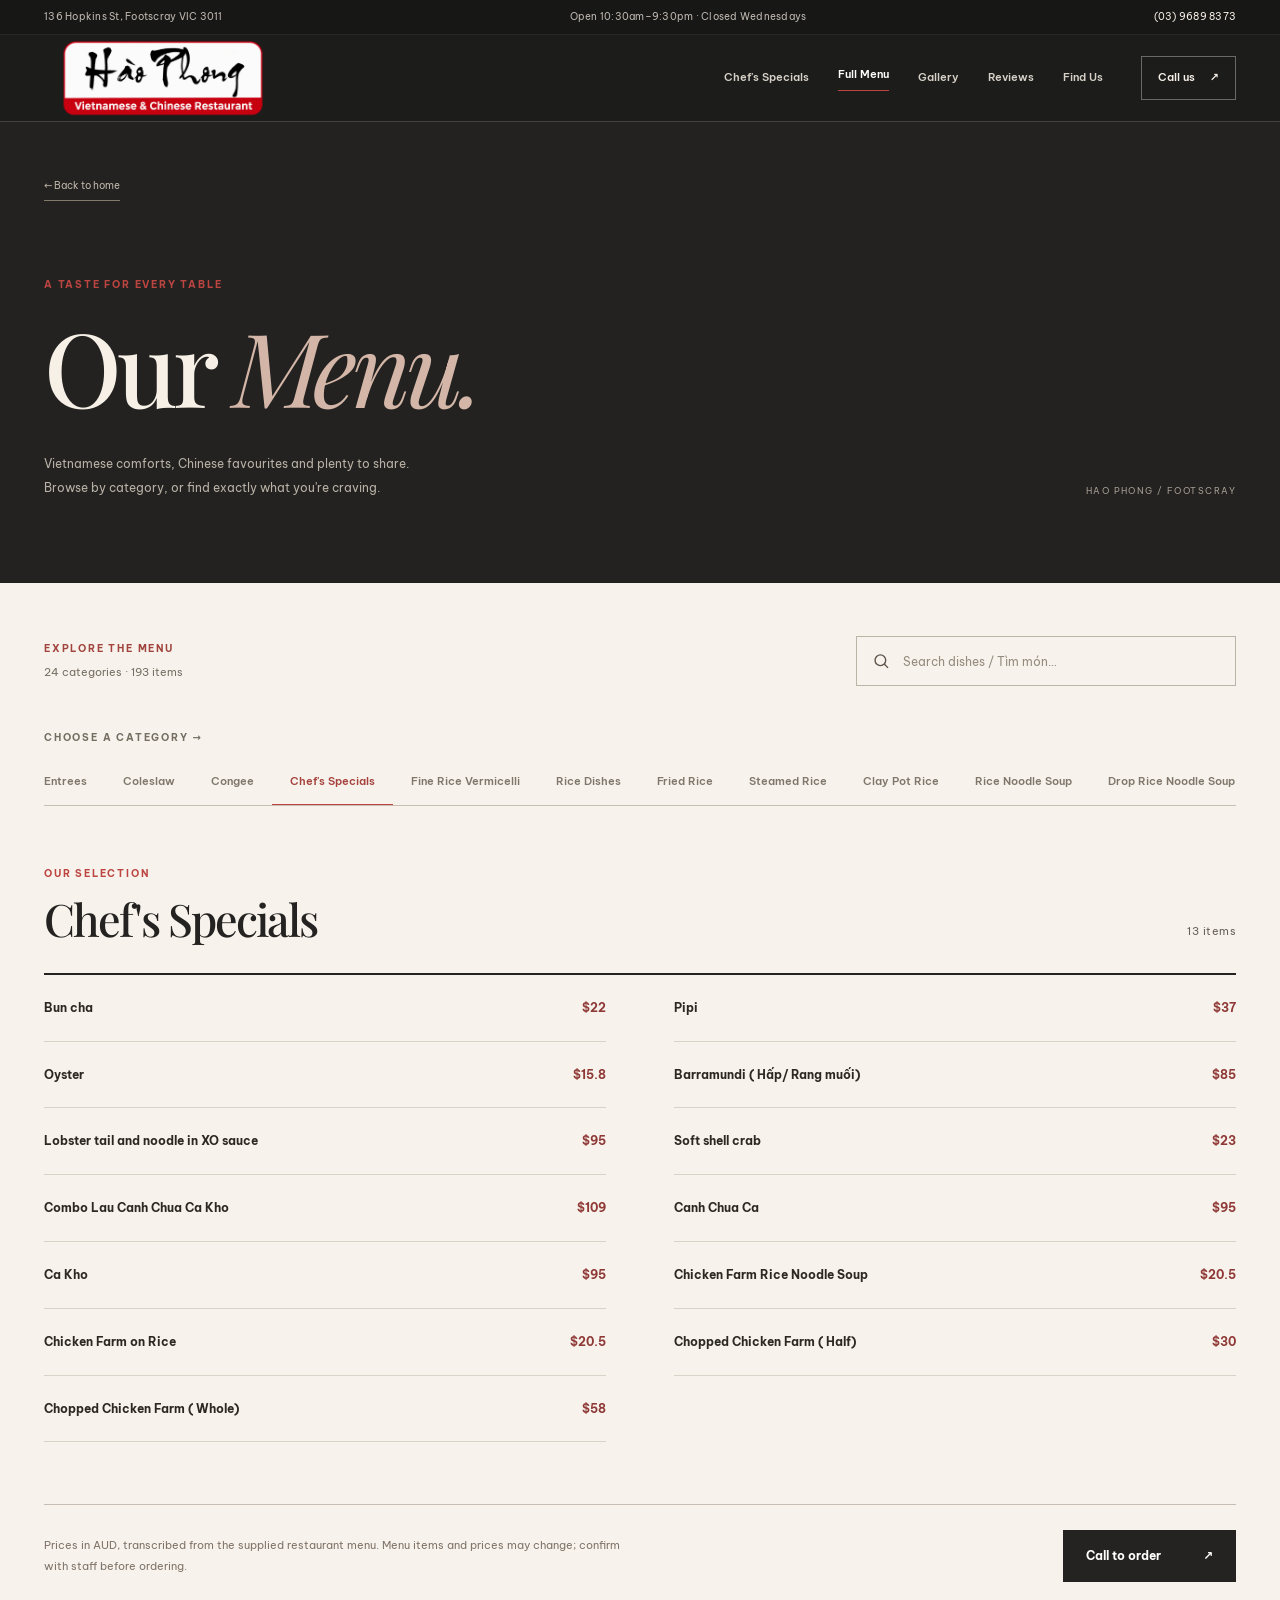
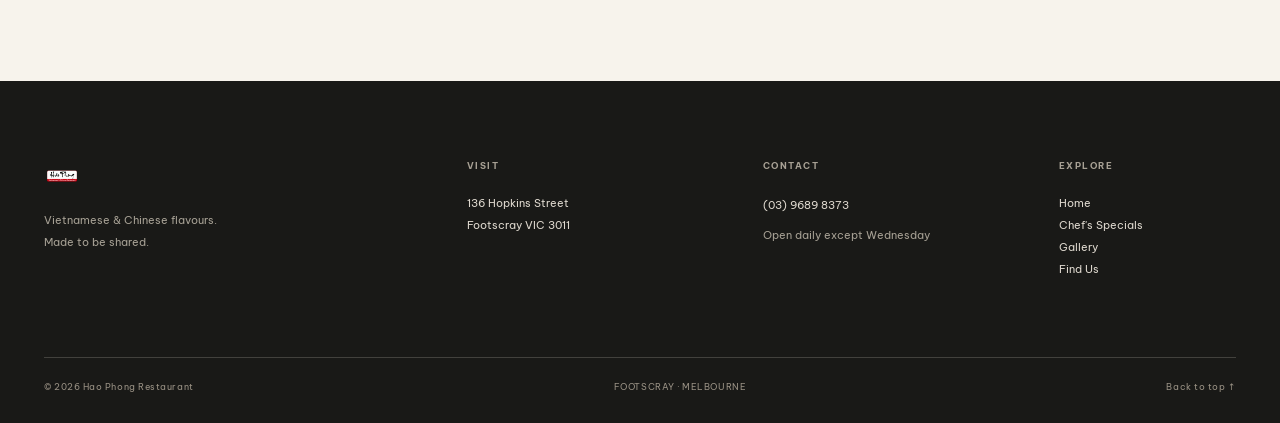
<file: menu.html>
<!doctype html>
<html lang="en">
<head>
<meta charset="utf-8">
<meta name="viewport" content="width=device-width, initial-scale=1">
<meta name="theme-color" content="#1d1d1b">
<meta name="description" content="Explore the full Hao Phong Vietnamese and Chinese menu in Footscray, Melbourne. Browse all categories and original listed prices.">
<meta property="og:title" content="Full Menu — Hao Phong Restaurant">
<meta property="og:description" content="24 categories and 193 original menu listings in English, Vietnamese and Chinese where supplied.">
<title>Full Menu | Hao Phong Restaurant Footscray</title>
<link rel="preconnect" href="https://fonts.googleapis.com"><link rel="preconnect" href="https://fonts.gstatic.com" crossorigin>
<link href="https://fonts.googleapis.com/css2?family=Be+Vietnam+Pro:wght@400;500;600;700&family=Playfair+Display:wght@400;500;600;700&family=Noto+Sans+SC:wght@400;500&display=swap" rel="stylesheet">
<link rel="icon" href="assets/hao-phong-favicon.png" type="image/png">
<link rel="stylesheet" href="styles.css">
<script src="site-config.js" defer></script>
<script src="menu-data.js" defer></script><script src="script.js" defer></script>
</head>
<body data-page="menu">
<a class="skip-link" href="#main">Skip to content</a>
<div class="announcement"><div class="container announcement-inner"><span>136 Hopkins St, Footscray VIC 3011</span><span>Open 10:30am–9:30pm · Closed Wednesdays</span><a href="tel:+61396898373">(03) 9689 8373</a></div></div>
<header class="site-header" id="top"><div class="container header-inner"><a class="brand" href="index.html" aria-label="Hao Phong Restaurant home"><img class="brand-logo-image" src="assets/hao-phong-logo.png" width="2048" height="682" alt="Hao Phong Vietnamese and Chinese Restaurant logo" decoding="async"></a><button id="mobileToggle" class="mobile-toggle" aria-label="Open navigation" aria-controls="mainNav" aria-expanded="false" type="button"><span></span><span></span><span></span></button><nav class="main-nav" id="mainNav" aria-label="Main navigation"><a href="index.html#specials">Chef's Specials</a><a href="menu.html" aria-current="page" class="active">Full Menu</a><a href="index.html#gallery">Gallery</a><a href="index.html#reviews">Reviews</a><a href="index.html#visit">Find Us</a></nav><a class="header-call" href="tel:+61396898373">Call us <span aria-hidden="true">↗</span></a></div></header>
<main id="main"><section class="menu-hero"><div class="container menu-hero-inner"><a class="back-link" href="index.html">← Back to home</a><p class="eyebrow">A TASTE FOR EVERY TABLE</p><h1>Our <em>Menu.</em></h1><div class="menu-hero-footer"><p>Vietnamese comforts, Chinese favourites and plenty to share.<br>Browse by category, or find exactly what you're craving.</p><span>HAO PHONG / FOOTSCRAY</span></div></div></section>
<section class="menu-page-section"><div class="container"><div class="menu-controls"><div><p class="small-heading">EXPLORE THE MENU</p><p class="menu-count-text"><span id="menuTotalCategories">Loading menu…</span> · <span id="menuTotalItems"></span></p></div><label class="search-field"><svg viewBox="0 0 24 24" width="20" height="20" fill="none" stroke="currentColor" stroke-width="1.8" aria-hidden="true"><circle cx="11" cy="11" r="7"></circle><path d="m16 16 5 5"></path></svg><input id="menuSearch" type="search" placeholder="Search dishes / Tìm món…" aria-label="Search all menu items, including Vietnamese without accents and Chinese" autocomplete="off"></label></div>
<p class="category-helper">CHOOSE A CATEGORY <span aria-hidden="true">→</span></p><div class="category-scroller"><div class="category-tabs" id="menuCategories" role="group" aria-label="Choose menu category"></div></div>
<div class="menu-content-header"><div><p class="eyebrow" id="categoryEyebrow">OUR SELECTION</p><h2 id="selectedCategoryTitle">Chef's Specials</h2></div><span id="menuItemCount" aria-live="polite"></span></div><div class="menu-items" id="menuItems"></div><div id="menuEmpty" class="menu-empty" hidden><h3>No dishes found.</h3><p>Try another name, or browse by category.</p><button type="button" id="clearSearch" class="button button-dark">Clear search</button></div><div class="menu-page-footer"><p>Prices in AUD, transcribed from the supplied restaurant menu. Menu items and prices may change; confirm with staff before ordering.</p><a href="tel:+61396898373" class="button button-dark">Call to order <span aria-hidden="true">↗</span></a></div></div></section></main>
<footer class="footer"><div class="container footer-main"><div class="footer-identity"><a href="index.html" class="footer-logo" aria-label="Hao Phong Restaurant home"><img class="footer-logo-image" src="assets/hao-phong-logo.png" width="2048" height="682" alt="Hao Phong Vietnamese and Chinese Restaurant logo" loading="lazy" decoding="async"></a><p>Vietnamese & Chinese flavours.<br>Made to be shared.</p></div><div><small>VISIT</small><address>136 Hopkins Street<br>Footscray VIC 3011</address></div><div><small>CONTACT</small><a href="tel:+61396898373">(03) 9689 8373</a><p>Open daily except Wednesday</p></div><div class="footer-nav"><small>EXPLORE</small><a href="index.html">Home</a><a href="menu.html#chef-specials">Chef's Specials</a><a href="index.html#gallery">Gallery</a><a href="index.html#visit">Find Us</a></div></div><div class="container footer-bottom"><span>© 2026 Hao Phong Restaurant</span><span>FOOTSCRAY · MELBOURNE</span><a href="#top">Back to top ↑</a></div></footer>
<a class="mobile-call" href="tel:+61396898373">Call Hao Phong <span>(03) 9689 8373 ↗</span></a>
</body></html>
</file>
<file: styles.css>
/* HAO PHONG RESTAURANT — V6 | restrained dark editorial restaurant design */
:root{
 --night:#1d1d1b;--night-2:#242321;--night-3:#2b2926;--cream:#f2eee6;--paper:#f7f3ec;--ivory:#f6f0e7;--muted:#b4afa6;--ink:#242321;--red:#bd4541;--red-dark:#a93a37;--stroke:rgba(246,240,231,.18);--paper-stroke:#d6cfc2;
 --serif:"Playfair Display",Georgia,serif;--sans:"Be Vietnam Pro",system-ui,-apple-system,sans-serif;--cjk:"Noto Sans SC","Microsoft YaHei","PingFang SC",sans-serif;--max:1240px;
}
*{box-sizing:border-box}html{scroll-behavior:smooth}body{margin:0;color:var(--ivory);background:var(--night);font-family:var(--sans);font-size:14px;line-height:1.75;-webkit-font-smoothing:antialiased}a{color:inherit;text-decoration:none}button,input{font:inherit}button{cursor:pointer}img{display:block;max-width:100%}h1,h2,h3,p,figure{margin-top:0}h1,h2,h3{overflow-wrap:break-word}address{font-style:normal}[hidden]{display:none!important}::selection{background:var(--red);color:white}
a:focus-visible,button:focus-visible,input:focus-visible,.carousel-track:focus-visible{outline:2px solid var(--red);outline-offset:4px}.skip-link{position:absolute;top:-120px;left:16px;z-index:300;background:var(--paper);color:var(--ink);padding:12px 20px}.skip-link:focus{top:16px}
.container{width:min(var(--max),calc(100% - 88px));margin-inline:auto}section[id]{scroll-margin-top:105px}
.eyebrow,.small-heading,.category-helper{font-size:10px;letter-spacing:.18em;font-weight:700;text-transform:uppercase;line-height:1.8;color:var(--red)}.eyebrow{margin:0 0 19px}.eyebrow-line{display:inline-block;width:24px;height:1px;vertical-align:middle;background:currentColor;margin-right:10px}
h1,h2{font-family:var(--serif);font-weight:500;letter-spacing:-.045em;line-height:1.15}h1 em,h2 em{font-weight:400;letter-spacing:-.05em}
.underlined-link{display:inline-flex;align-items:center;gap:24px;border-bottom:1px solid currentColor;padding-bottom:8px;font-weight:600;font-size:12px;transition:color .2s}.underlined-link:hover{color:#db8c81}
.button{display:inline-flex;justify-content:space-between;align-items:center;gap:42px;min-height:52px;padding:13px 22px;text-decoration:none;font-size:12px;font-weight:700;border:1px solid transparent;line-height:1.4;transition:background .2s,border-color .2s,transform .2s}.button:hover{transform:translateY(-2px)}.button-red{background:var(--red);color:white}.button-red:hover{background:var(--red-dark)}.button-dark{background:var(--ink);color:white}.button-dark:hover{background:#46413b}
/* masthead */
.announcement{background:#171716;border-bottom:1px solid rgba(255,255,255,.07);color:#bdb7af}.announcement-inner{min-height:34px;display:flex;justify-content:space-between;align-items:center;gap:24px;font-size:10px;letter-spacing:.025em}.announcement a{color:var(--ivory)}.announcement a:hover{color:var(--red)}
.site-header{position:sticky;top:0;z-index:100;background:rgba(29,29,27,.965);border-bottom:1px solid var(--stroke);backdrop-filter:blur(14px)}.header-inner{display:flex;min-height:86px;align-items:center;gap:38px}.brand{flex-shrink:0;display:flex;flex-direction:column;gap:2px;line-height:1.2}.brand strong{font-family:var(--serif);font-size:28px;letter-spacing:-.045em;font-weight:600;color:#cf514b}.brand-mark{color:#d8afa4}.brand small{font-size:8px;letter-spacing:.14em;color:var(--muted);font-weight:600}.main-nav{margin-left:auto;display:flex;gap:29px;align-items:center}.main-nav a{font-size:11px;font-weight:600;color:#d6d0c6;transition:color .2s;white-space:nowrap}.main-nav a:hover,.main-nav a.active{color:white}.main-nav a.active{border-bottom:1px solid var(--red);padding-bottom:5px}.header-call{border:1px solid rgba(255,255,255,.34);padding:11px 16px;white-space:nowrap;font-size:11px;font-weight:600;transition:border-color .2s}.header-call span{padding-left:12px}.header-call:hover{border-color:var(--red)}.mobile-toggle{display:none}
/* opening feature */
.hero{padding:87px 0 80px;background:var(--night);overflow:hidden}.hero-grid{display:grid;grid-template-columns:.85fr 1.15fr;gap:clamp(42px,6vw,100px);align-items:center}.hero-copy{padding-bottom:16px}.hero h1{font-size:clamp(55px,6.6vw,104px);margin:0 0 27px;color:var(--ivory);letter-spacing:-.07em;line-height:1.06;white-space:nowrap}.hero h1 em{color:#d3b6a8}.hero-subhead{font-size:14px;font-weight:600;margin-bottom:16px}.hero-subhead span{font-weight:400;color:#cbc4ba}.hero-description{max-width:450px;color:#bdb8b0;line-height:1.9;font-size:13px;margin:0 0 34px}.hero-actions{display:flex;align-items:center;gap:32px;flex-wrap:wrap}.hero-note{margin-top:71px;font-size:10px;letter-spacing:.08em;color:#aaa39a;text-transform:uppercase}.note-dot{display:inline-block;width:3px;height:3px;background:var(--red);border-radius:50%;vertical-align:middle;margin:0 7px}.hero-art{min-width:0}.hero-photo{background:#e9e7df;min-height:450px;height:min(38vw,560px);border:10px solid #e8e3db;display:flex;align-items:center;justify-content:center;overflow:hidden}.hero-photo img{width:100%;height:100%;object-fit:contain}.photo-credit{display:flex;justify-content:space-between;gap:16px;font-size:9px;color:#a59e95;letter-spacing:.15em;font-weight:600;margin:13px 0 0}
.quick-info{border-top:1px solid var(--stroke);border-bottom:1px solid var(--stroke);background:#21211f}.info-grid{display:grid;grid-template-columns:repeat(4,1fr)}.info-grid>div{display:flex;flex-direction:column;gap:4px;justify-content:center;min-height:109px;padding:17px 25px;border-right:1px solid var(--stroke)}.info-grid>div:first-child{padding-left:0}.info-grid>div:last-child{border-right:0}.info-grid small{color:#a7a197;font-size:9px;letter-spacing:.17em;font-weight:700}.info-grid a,.info-grid strong{font-size:12px;font-weight:600;color:#efe8dd}.info-grid a:hover{color:#e98a80}.info-grid a span{color:var(--red)}
/* headings */
.section{padding:116px 0}.section-heading{display:grid;grid-template-columns:1fr minmax(255px,360px);align-items:end;gap:70px;margin-bottom:38px}.section-heading h2{font-size:clamp(43px,4.7vw,70px);margin:0}.section-heading h2 em{color:#d3b7a5}.section-description,.heading-aside>p{max-width:360px;margin:0;color:#b4aea5;line-height:1.95;font-size:13px}.heading-aside{justify-self:end;width:100%}.heading-aside>p{margin-bottom:22px}.section-end,.gallery-end{display:flex;align-items:center;justify-content:space-between;gap:24px;border-top:1px solid var(--stroke);margin-top:36px;padding-top:23px}.section-end>span,.gallery-end>span{font-size:9px;color:#a8a196;letter-spacing:.16em;font-weight:600}
/* carousel */
.specials-section{background:var(--night-2)}.carousel-controls{display:flex;gap:11px;justify-content:flex-end;align-items:center}.carousel-count{color:#bcb6ac;font-size:10px;font-weight:600;letter-spacing:.14em;margin-right:auto}.circle-arrow{display:grid;place-items:center;width:43px;height:43px;background:transparent;border:1px solid #706d67;border-radius:50%;color:var(--ivory);font-size:18px;transition:background .2s,border-color .2s}.circle-arrow:hover:not(:disabled){background:var(--red);border-color:var(--red)}.circle-arrow:disabled{opacity:.28;cursor:not-allowed}.carousel-viewport{width:100%;overflow:hidden}.carousel-track{display:flex;gap:25px;overflow-x:auto;overscroll-behavior-x:contain;scroll-snap-type:x mandatory;scrollbar-width:none;scroll-behavior:smooth}.carousel-track::-webkit-scrollbar{display:none}.chef-card{flex:0 0 calc((100% - 50px)/3);min-width:0;scroll-snap-align:start}.chef-photo{aspect-ratio:1.22;background:#ece6dc;display:flex;align-items:center;justify-content:center;overflow:hidden}.chef-photo img{display:block;width:100%;height:100%;object-fit:contain;mix-blend-mode:normal}.chef-detail{display:flex;justify-content:space-between;align-items:start;gap:16px;padding:20px 0 8px}.dish-index{font-size:9px;letter-spacing:.16em;color:#a9a299;margin-bottom:11px;font-weight:600}.chef-detail h3{font-family:var(--serif);font-size:21px;line-height:1.42;font-weight:500;margin:0;letter-spacing:-.02em}.chef-price{white-space:nowrap;font-size:15px;font-weight:600;padding-top:27px;color:#e2c1aa}.photo-placeholder{display:flex;flex-direction:column;justify-content:center;align-items:center;width:100%;height:100%;min-height:160px;background:#33312e;color:#d2c0a6;gap:7px;text-align:center}.placeholder-symbol{font-family:var(--serif);font-size:38px;color:var(--red)}.photo-placeholder>span:nth-child(2){font-family:var(--serif);font-weight:600;font-size:23px;letter-spacing:-.05em}.photo-placeholder small{font-size:9px;letter-spacing:.16em;color:#9c968a}
/* pale editorial interlude */
.menu-teaser{padding:109px 0;background:var(--cream);color:var(--ink)}.teaser-layout{display:grid;grid-template-columns:1.4fr .6fr;gap:88px;align-items:end}.teaser-leading h2{font-size:clamp(43px,4.8vw,72px);line-height:1.2;margin:0}.teaser-leading h2 em{color:#976a5b}.teaser-trailing p{font-size:13px;color:#59534e;line-height:2;margin:0 0 28px}.teaser-trailing .button{width:100%;max-width:330px}.teaser-trailing>span{display:block;font-size:9px;letter-spacing:.15em;color:#8d857a;margin-top:17px}
/* gallery: editorial staggered columns; images keep intrinsic ratios */
.gallery-section{background:var(--night)}.gallery-grid{columns:4;column-gap:22px}.gallery-item{break-inside:avoid;display:block;margin:0 0 31px}.gallery-photo{background:#eee8df;overflow:hidden}.gallery-photo img{width:100%;height:auto;max-height:none;object-fit:contain;transition:transform .5s ease}.gallery-item:hover img{transform:scale(1.025)}.gallery-item figcaption{display:flex;align-items:baseline;gap:12px;color:#bcb6ad;font-size:10px;line-height:1.6;margin:10px 0 0}.gallery-item figcaption span{color:var(--red);font-size:9px;font-weight:700;letter-spacing:.05em}.gallery-end{margin-top:22px}
/* considered, minimal review treatment */
.reviews-section{background:#24221f}.review-card{flex:0 0 calc((100% - 50px)/3);min-width:0;min-height:278px;scroll-snap-align:start;border-top:1px solid #9b6259;border-bottom:1px solid var(--stroke);padding:24px 4px 23px 0;display:flex;flex-direction:column}.review-top{display:flex;justify-content:space-between;align-items:center;gap:8px;color:#a99f93;letter-spacing:.11em;font-size:9px}.review-stars{color:#dda97b;font-size:12px;letter-spacing:.04em;white-space:nowrap}.review-summary{font-family:var(--serif);font-size:clamp(17px,1.5vw,20px);line-height:1.64;letter-spacing:-.015em;margin:23px 0 28px;color:var(--ivory);flex-grow:1}.review-bottom{display:flex;align-items:end;justify-content:space-between;gap:16px}.review-bottom strong{display:block;font-size:11px;font-weight:700}.review-bottom small{display:block;font-size:9px;color:#a9a29a;margin-top:5px;line-height:1.6}.review-bottom a{font-size:10px;flex-shrink:0;color:#d6b5a2;border-bottom:1px solid #716059;white-space:nowrap}.review-bottom a:hover{color:white}
/* location on light paper */
.visit-section{padding:117px 0;background:var(--cream);color:var(--ink)}.visit-layout{display:grid;grid-template-columns:.85fr 1.15fr;gap:90px;align-items:start}.visit-copy h2{font-size:clamp(44px,4.9vw,73px);margin:0 0 22px;line-height:1.18}.visit-copy h2 em{color:#9d665a}.visit-intro{font-size:13px;color:#655e55;line-height:2;max-width:380px;margin-bottom:38px}.visit-details{margin-bottom:30px}.visit-details>div{padding:17px 0;border-top:1px solid var(--paper-stroke)}.visit-details>div:last-child{border-bottom:1px solid var(--paper-stroke)}.visit-details small{display:block;font-size:10px;color:#8a8076;letter-spacing:.15em;font-weight:700;margin-bottom:7px}.visit-details address,.visit-details a,.visit-details p{font-size:13px;line-height:1.8;margin:0;color:#302c28}.visit-details a:hover{color:var(--red)}.visit-details p{display:flex;justify-content:space-between;gap:24px}.visit-details p span{white-space:nowrap}.visit-details small.hours-note{font-size:10px;letter-spacing:0;font-weight:400;color:#756d62;margin-top:10px}.map-wrap{width:100%;aspect-ratio:1/1.06;background:#dbd3c7;overflow:hidden}.map-wrap iframe{height:100%;width:100%;border:0;display:block}.map-column>p{display:flex;justify-content:space-between;gap:16px;font-size:9px;letter-spacing:.16em;color:#766d62;font-weight:600;margin:14px 0 0}
/* footer */
.footer{background:#191917;color:#e9e3d9}.footer-main{padding:77px 0;display:grid;grid-template-columns:1.5fr 1fr 1fr .7fr;gap:43px}.footer-logo{display:inline-block;font-family:var(--serif);color:#d0524d;font-weight:600;letter-spacing:-.05em;font-size:35px;line-height:1.1}.footer-logo span{color:#d5aa9d}.footer-identity p{margin:19px 0 0;font-size:11px;line-height:2;color:#a69e91}.footer-main>div>small{display:block;color:#a7a094;font-size:9px;letter-spacing:.17em;font-weight:700;margin-bottom:18px}.footer-main address,.footer-main>div>a:not(.footer-logo),.footer-main>div>p{font-size:11px;line-height:2;color:#ded8ce}.footer-main>div>p{color:#a6a094;margin:7px 0 0}.footer-nav{display:flex;flex-direction:column;align-items:start}.footer-nav a:hover,.footer-main>div>a:hover{color:#e59288}.footer-bottom{border-top:1px solid var(--stroke);padding:21px 0 28px;display:flex;align-items:center;justify-content:space-between;gap:18px;font-size:9px;color:#999184;letter-spacing:.06em}.footer-bottom a:hover{color:white}.mobile-call{display:none}
/* menu route */
.menu-hero{padding:50px 0 84px;background:#232220;color:var(--ivory)}.back-link{font-size:10px;color:#beb5aa;border-bottom:1px solid #84796d;display:inline-block;padding-bottom:5px;margin-bottom:75px}.menu-hero .eyebrow{margin-bottom:13px}.menu-hero h1{font-size:clamp(62px,8vw,114px);margin:0 0 28px}.menu-hero h1 em{color:#d3b6a8}.menu-hero-footer{display:flex;justify-content:space-between;align-items:end;gap:25px}.menu-hero-footer p{font-size:12px;color:#b9b1a6;line-height:1.95;margin:0}.menu-hero-footer span{font-size:9px;letter-spacing:.16em;color:#a59c92}
.menu-page-section{padding:53px 0 99px;background:var(--paper);color:var(--ink);min-height:62vh}.menu-controls{display:flex;align-items:center;justify-content:space-between;gap:24px;margin-bottom:43px}.small-heading{color:#a1443e;margin:0 0 5px}.menu-count-text{margin:0;font-size:11px;color:#776e64}.search-field{display:flex;align-items:center;gap:11px;background:transparent;border:1px solid #bdb4a8;padding:0 15px;width:min(380px,100%);color:#5c5249;transition:border-color .2s}.search-field:focus-within{border-color:var(--red)}.search-field input{height:48px;width:100%;border:0;outline:0;color:var(--ink);background:transparent;font-size:12px;min-width:0}.search-field input:focus-visible{outline:none}.search-field input::placeholder{color:#958b7e}.category-helper{color:#756d61;margin:0 0 13px}.category-scroller{overflow-x:auto;scrollbar-width:thin;scrollbar-color:#b9a79b transparent;overscroll-behavior-x:contain;scroll-behavior:smooth;border-bottom:1px solid #c8beb1;margin-bottom:59px}.category-tabs{display:flex;align-items:center;gap:0;width:max-content;max-width:none}.category-tabs button{border:0;border-bottom:2px solid transparent;margin-bottom:-1px;white-space:nowrap;background:transparent;color:#80776c;padding:13px 18px 14px;font-size:11px;font-weight:600;line-height:1.5;transition:color .2s,border-color .2s}.category-tabs button:first-child{padding-left:0}.category-tabs button:hover{color:var(--red)}.category-tabs button.active{color:#a6413d;border-bottom-color:var(--red)}
.menu-content-header{display:flex;justify-content:space-between;align-items:end;gap:25px;border-bottom:2px solid var(--ink);padding-bottom:25px}.menu-content-header .eyebrow{margin:0 0 7px}.menu-content-header h2{font-size:clamp(32px,3.5vw,50px);margin:0;line-height:1.3}.menu-content-header>span{color:#686058;white-space:nowrap;font-size:11px;letter-spacing:.04em;margin-bottom:7px}.menu-items{display:grid;grid-template-columns:repeat(2,minmax(0,1fr));column-gap:68px;align-items:start}.menu-item{display:flex;justify-content:space-between;align-items:baseline;gap:20px;padding:23px 0;border-bottom:1px solid #dad2c7;min-width:0}.menu-item-main{min-width:0;display:flex;flex-direction:column;align-items:start;gap:6px}.menu-item-main strong{font-size:12px;line-height:1.65;font-weight:700;color:#2c2924}.item-number{color:#aa5f54;font-weight:500}.menu-item-main small{color:#756e65;font-size:11px;line-height:1.65}.menu-item-main small.chinese-name{font-family:var(--cjk);font-size:12px}.menu-item-main small.search-category{color:#a7423e;border-top:1px solid #d8c9be;padding-top:6px;margin-top:3px;letter-spacing:.03em;font-size:10px}.menu-price{font-size:12px;color:#8f3937;font-weight:700;flex-shrink:0;text-align:right;max-width:150px;line-height:1.65}.menu-empty{padding:60px 0;border-bottom:1px solid var(--paper-stroke)}.menu-empty h3{font-family:var(--serif);font-weight:500;font-size:28px;margin-bottom:8px}.menu-empty p{color:#786e66}.menu-page-footer{margin-top:62px;padding-top:25px;display:flex;justify-content:space-between;align-items:center;gap:28px;border-top:1px solid #c7bdb2}.menu-page-footer p{font-size:11px;color:#807469;max-width:600px;margin:0;line-height:1.9}.menu-page-footer .button{flex-shrink:0}
/* mid-sized devices */
@media(max-width:1100px){.container{width:min(var(--max),calc(100% - 60px))}.main-nav{gap:17px}.header-inner{gap:24px}.brand strong{font-size:25px}.header-call{padding:10px 13px}.hero-grid{gap:36px}.hero h1{font-size:clamp(53px,6.8vw,76px)}.hero-photo{min-height:365px}.chef-card,.review-card{flex-basis:calc((100% - 25px)/2)}.gallery-grid{columns:3}.visit-layout{gap:45px}.teaser-layout{gap:48px}.footer-main{grid-template-columns:1.2fr 1fr 1fr .7fr;gap:24px}}
@media(max-width:900px){.announcement-inner>span:nth-child(2){display:none}.site-header{top:0}.header-inner{min-height:76px}.mobile-toggle{width:43px;height:40px;display:flex;flex-direction:column;align-items:center;justify-content:center;gap:6px;background:none;border:1px solid #635d54;margin-left:auto;order:2}.mobile-toggle span{display:block;width:20px;height:1px;background:#f0e8dc}.main-nav{position:absolute;top:100%;left:0;right:0;margin:0;background:#252420;border-bottom:1px solid #60574b;display:none;flex-direction:column;align-items:stretch;gap:0;padding:12px 30px 25px;max-height:calc(100vh - 76px);overflow-y:auto}.main-nav.open{display:flex}.main-nav a{padding:15px 0;font-size:13px;border-bottom:1px solid #49443d!important}.header-call{order:1;margin-left:auto}.hero{padding:72px 0 62px}.hero-grid{grid-template-columns:1fr 1.06fr;gap:22px}.hero h1{font-size:clamp(49px,6.4vw,68px)}.hero-subhead{font-size:12px}.hero-description{font-size:12px}.hero-photo{min-height:310px;height:39vw}.hero-note{margin-top:36px}.info-grid{grid-template-columns:repeat(2,1fr)}.info-grid>div:nth-child(2){border-right:0}.info-grid>div:nth-child(-n+2){border-bottom:1px solid var(--stroke)}.info-grid>div:first-child{padding-left:25px}.section{padding:86px 0}.section-heading{gap:36px}.visit-section{padding:86px 0}.visit-layout{grid-template-columns:1fr 1fr}.visit-details p{display:block}.visit-details p span{display:block}.footer-main{grid-template-columns:repeat(2,1fr);row-gap:36px}}
@media(max-width:640px){body{padding-bottom:57px}.container{width:calc(100% - 38px)}section[id]{scroll-margin-top:85px}.announcement-inner{min-height:29px;font-size:9px}.announcement-inner span:first-child{white-space:nowrap;overflow:hidden;text-overflow:ellipsis}.announcement-inner>a{display:none}.header-inner{min-height:72px;gap:12px}.brand strong{font-size:25px}.brand small{font-size:7px;letter-spacing:.08em}.header-call{display:none}.main-nav{max-height:calc(100vh - 72px);padding:10px 19px 22px}.hero{padding:57px 0 52px}.hero-grid{grid-template-columns:1fr;gap:40px}.hero-copy{padding:0}.hero h1{font-size:clamp(55px,14.5vw,83px);margin-bottom:24px}.hero-subhead{font-size:13px;max-width:370px}.hero-description{font-size:12px;max-width:350px;margin-bottom:28px}.hero-actions{gap:26px}.hero-note{margin-top:45px}.hero-photo{height:72vw;min-height:260px;max-height:420px;border-width:6px}.photo-credit{font-size:8px}.info-grid{grid-template-columns:1fr 1fr}.info-grid>div{min-height:99px;padding:15px 13px}.info-grid>div:first-child{padding-left:0}.info-grid small{font-size:8px}.info-grid a,.info-grid strong{font-size:10px;line-height:1.65}.section{padding:75px 0}.section-heading{display:block;margin-bottom:30px}.section-heading h2{font-size:clamp(40px,10.5vw,62px)}.section-description,.heading-aside>p{font-size:12px;max-width:380px;margin-top:20px}.heading-aside{margin-top:16px}.heading-aside>p{margin-bottom:18px}.carousel-controls{gap:9px;margin-top:13px}.carousel-count{font-size:10px}.circle-arrow{height:40px;width:40px}.carousel-track{gap:14px}.chef-card,.review-card{flex-basis:100%}.chef-photo{aspect-ratio:1.3}.chef-detail{padding-top:17px}.chef-detail h3{font-size:21px}.section-end,.gallery-end{align-items:start;flex-direction:column;gap:12px}.section-end>span,.gallery-end>span{font-size:8px}.underlined-link{font-size:11px}.menu-teaser{padding:75px 0}.teaser-layout{grid-template-columns:1fr;gap:30px}.teaser-leading h2{font-size:clamp(39px,10vw,61px)}.teaser-trailing p{max-width:420px;font-size:12px}.gallery-grid{columns:2;column-gap:13px}.gallery-item{margin-bottom:23px}.gallery-item figcaption{font-size:9px;gap:7px;line-height:1.5;margin-top:8px}.gallery-item figcaption span{font-size:8px}.reviews-section .review-summary{font-size:20px}.review-card{min-height:280px}.visit-section{padding:76px 0}.visit-layout{grid-template-columns:1fr;gap:45px}.visit-copy h2{font-size:clamp(43px,10vw,60px)}.visit-intro{font-size:12px}.visit-details p{display:flex}.visit-details p span{display:block}.map-wrap{aspect-ratio:1.12}.map-column>p{font-size:8px}.footer-main{grid-template-columns:1fr 1fr;gap:32px 16px;padding:56px 0}.footer-identity{grid-column:1/-1}.footer-logo{font-size:34px}.footer-main>div>small{font-size:8px}.footer-bottom{flex-wrap:wrap;font-size:8px;padding:20px 0 25px}.footer-bottom span:nth-child(2){display:none}.mobile-call{position:fixed;bottom:0;left:0;right:0;z-index:110;display:flex;align-items:center;justify-content:space-between;min-height:57px;background:var(--red);color:white;padding:0 20px;box-shadow:0 -5px 30px rgba(0,0,0,.18);font-weight:700;font-size:12px}.mobile-call span{font-weight:500}.menu-hero{padding:32px 0 58px}.back-link{margin-bottom:54px}.menu-hero h1{font-size:clamp(58px,15vw,86px)}.menu-hero-footer{display:block}.menu-hero-footer span{display:block;margin-top:24px}.menu-hero-footer p{font-size:11px}.menu-page-section{padding:35px 0 75px}.menu-controls{display:block;margin-bottom:33px}.menu-count-text{margin-bottom:20px}.search-field{width:100%}.category-scroller{margin-bottom:40px}.category-tabs button{font-size:11px;padding-inline:15px}.menu-content-header{align-items:start;gap:15px;padding-bottom:18px}.menu-content-header h2{font-size:clamp(31px,8vw,41px)}.menu-content-header>span{font-size:10px;margin-top:25px}.menu-items{grid-template-columns:1fr;column-gap:0}.menu-item{padding:18px 0}.menu-item-main strong{font-size:12px}.menu-item-main small{font-size:11px}.menu-price{font-size:11px;max-width:116px}.menu-page-footer{margin-top:43px;display:block}.menu-page-footer p{margin-bottom:25px}.menu-page-footer .button{width:100%}}
@media(max-width:370px){.container{width:calc(100% - 30px)}.hero h1{font-size:52px}.brand strong{font-size:23px}.mobile-call{font-size:11px}.info-grid a,.info-grid strong{font-size:9px}.menu-item{gap:10px}.menu-item-main strong{font-size:11px}.visit-details p{display:block}}
@media(prefers-reduced-motion:reduce){html{scroll-behavior:auto}*,*::before,*::after{scroll-behavior:auto!important;transition:none!important;animation:none!important}}


/* V6.1 branding + optional integrations */
.brand{flex-direction:row;align-items:center;gap:12px}.brand-text{display:flex;flex-direction:column;gap:3px}.brand-icon{width:43px;height:43px;flex:none}.footer-logo{display:inline-flex;align-items:center;gap:10px}.footer-logo img{height:36px;width:36px;flex:none}
.review-links{display:flex;align-items:center;gap:24px;flex-wrap:wrap}.live-review-button{border-top:0;border-left:0;border-right:0;border-radius:0;color:var(--ivory);background:none;padding:0 0 8px;cursor:pointer}
.google-live-panel{max-width:780px;margin:30px 0 0;padding:22px;background:var(--paper);color:var(--ink);border:1px solid var(--paper-stroke)}
.google-place-widget{display:block;max-width:100%;width:100%;min-height:350px;max-height:720px;overflow:auto;color-scheme:light;--gmp-mat-font-family:"Be Vietnam Pro",Arial,sans-serif;--gmp-mat-color-primary:#a93a37}
.google-widget-error{margin:0;color:#4e423e;font-size:13px}.google-widget-error a{text-decoration:underline}
.map-open-link{position:absolute;bottom:15px;left:15px;z-index:1;display:inline-flex;background:var(--night);border:1px solid var(--stroke);color:var(--ivory);padding:8px 14px;font-size:11px;line-height:1.3}
.map-wrap{position:relative}
@media(max-width:640px){.brand{gap:8px}.brand-icon{width:32px;height:32px}.brand small{letter-spacing:.04em;font-size:6.6px}.brand strong{font-size:23px}.review-links{gap:15px}.google-live-panel{padding:12px}.footer-logo img{width:30px;height:30px}}
@media(max-width:370px){.brand strong{font-size:20px}.brand-icon{width:29px;height:29px}}

/* V6.6 — approved gold logo image (exact user-supplied artwork).
   Only header/footer brand presentation changed; menu, cards and typography stay untouched. */
.brand {display:flex; align-items:center; flex-shrink:0; gap:0; line-height:1;}
.brand-logo-image {display:block; width:238px; max-width:100%; height:auto; object-fit:contain;}
.footer-logo {display:inline-flex; align-items:center; line-height:1; max-width:100%;}
.footer-logo-image {display:block; width:338px; max-width:100%; height:auto; object-fit:contain;}
@media(max-width:1100px) { .brand-logo-image {width:208px;} }
@media(max-width:900px) { .brand-logo-image {width:215px;} }
@media(max-width:640px) {
  .header-inner {min-height:76px;}
  .brand-logo-image {width:195px;}
  .footer-logo-image {width:min(320px, 100%);}
}
@media(max-width:370px) { .brand-logo-image {width:178px;} }

/* Client-approved comparison: red-border / no-border original logo artwork.
   No re-rendering, text replacement or font approximation. */
.brand-logo-image{width:238px; height:auto; max-width:100%; object-fit:contain;}
.footer-logo-image{width:310px; height:auto; max-width:100%; object-fit:contain;}
@media(max-width:900px){.brand-logo-image{width:203px;}}
@media(max-width:640px){.brand-logo-image{width:174px;}.footer-logo-image{width:min(285px,100%);}}
@media(max-width:370px){.brand-logo-image{width:158px;}}

/* Client update — remove the beige photo frame from the homepage hero image a.webp.
   Keep the original photo intact, display at natural aspect ratio, no crop. */
body[data-page="home"] .hero-photo {
  border: 0;
  background: transparent;
  height: auto;
  min-height: 0;
  max-height: none;
  aspect-ratio: 1920 / 1164;
  padding: 0;
}
body[data-page="home"] .hero-photo img {
  display: block;
  width: 100%;
  height: 100%;
  object-fit: cover;
}
</file>
